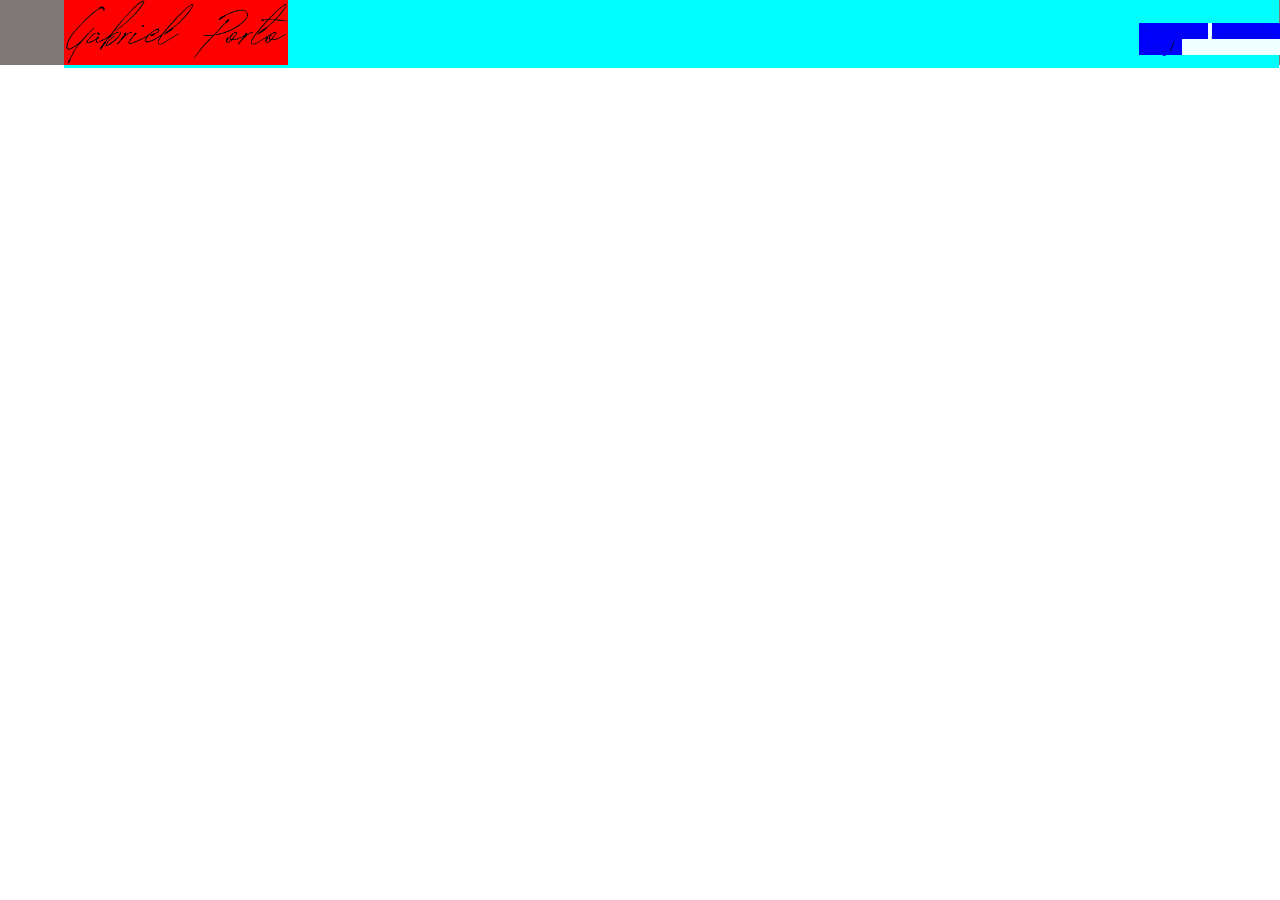
<file: index.html>
<!DOCTYPE html>    

<html>

    <!--head-->
    <head lang="pt-br">
        <meta charset="UTF-8">
        <title>Portifólio Gabriel Porto</title>
        <link rel="shortcut icon" href="./Imagens/Icone-página.ico" type="image/x-ico" />
        <link rel="stylesheet" href="./Css/reset.css"/>
        <link rel="stylesheet" href="./Css/Home.css">
    </head>

    <!--body-->
    <body>
        <!--header-->
        <header>
            <div class="Cabecalho">
                <img class="ImagemCabecalho" src="./Imagens/Asset 2.png" alt="">
                <ul class="ListaCabecalho">
                    <li><a href="1 - GourmetSelettra/IndexHome.html">Portifólio</a></li>
                    <li><a href="./2 - BB/Index.html">Currículo</a>  </li>
                    <li><a href="./3 - NLW-Copa-Rocketseat/index.html">Help</a>/<li>
                </ul>
            </div>
        </header>
        <!--Main-->
        <main>
            <h1>Conteúdo aleatório blablablablablablablablablablabla</h1>
            <p><a href="./1-GourmetSelettra/IndexHome.html">Gourmet Selettra</a></p>
        </main>
        <!--Footer-->
        <footer>

        </footer>
    </body>
</html>
</file>
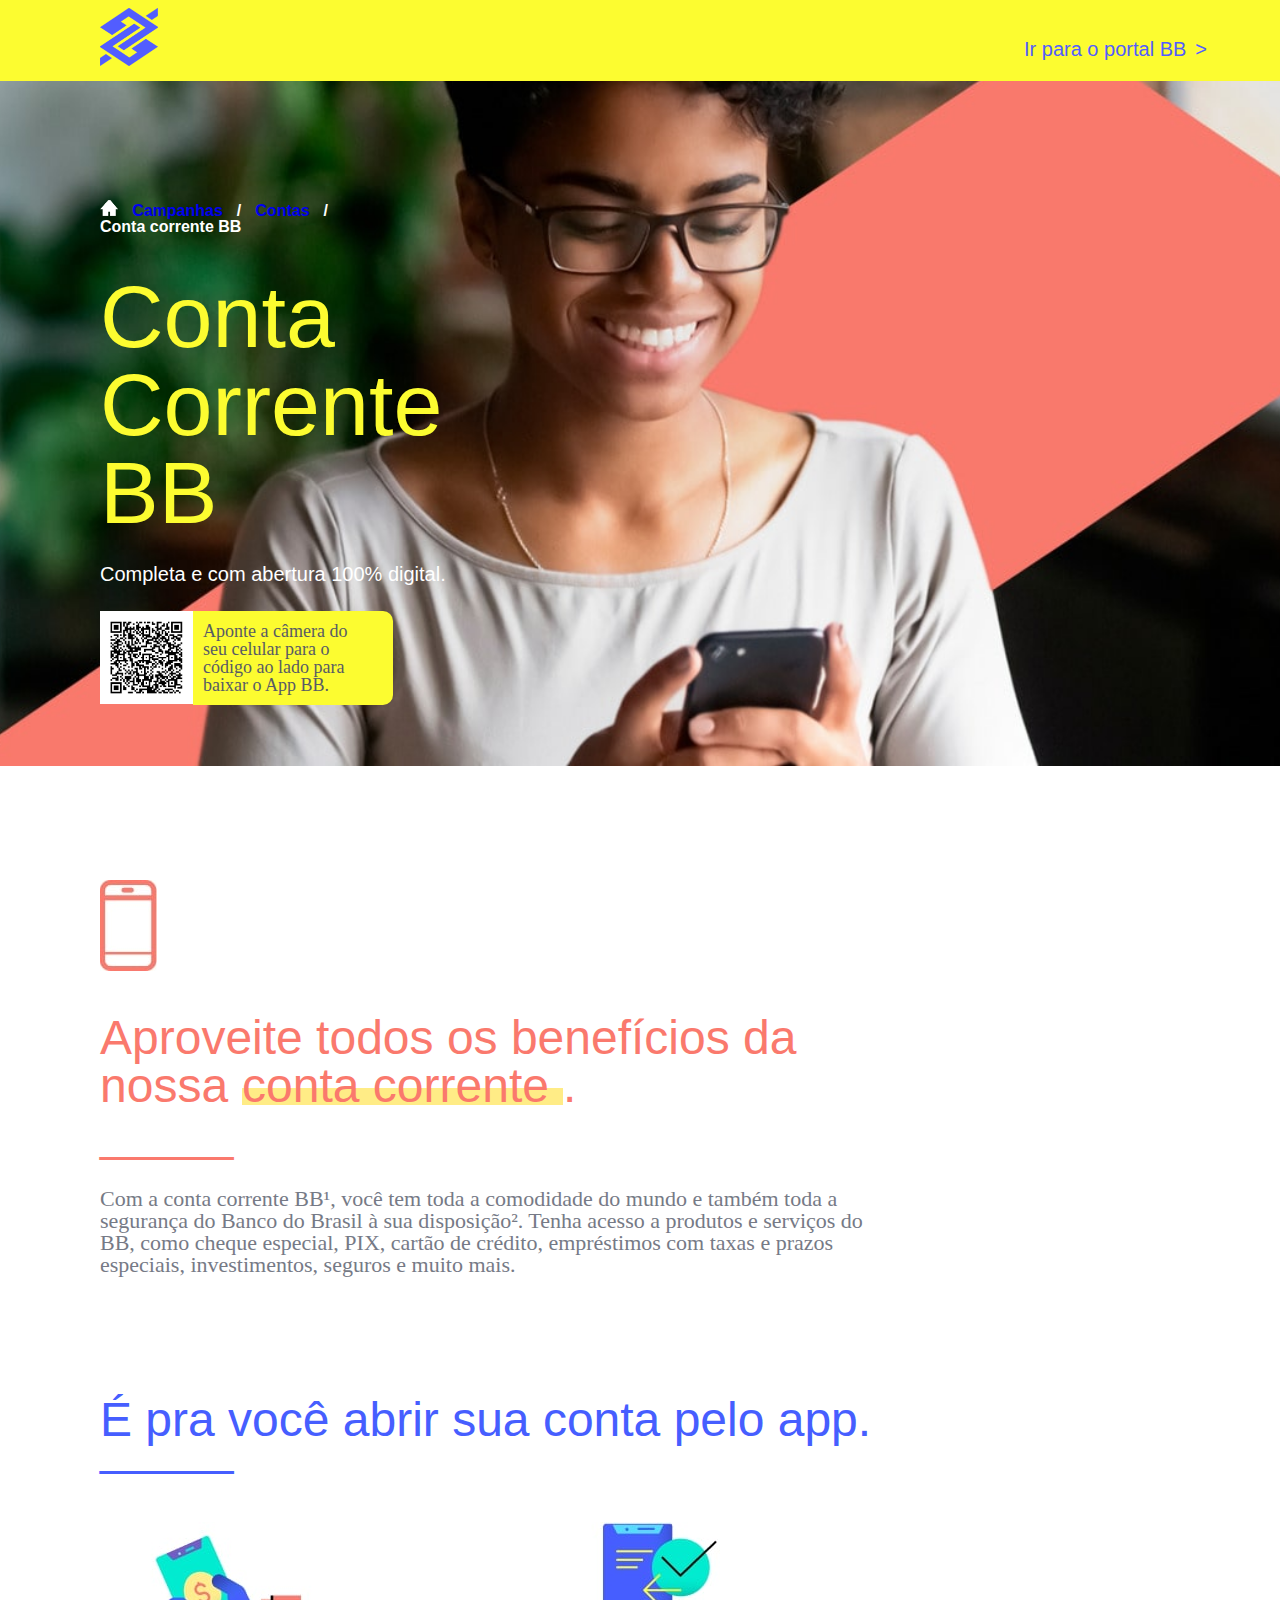
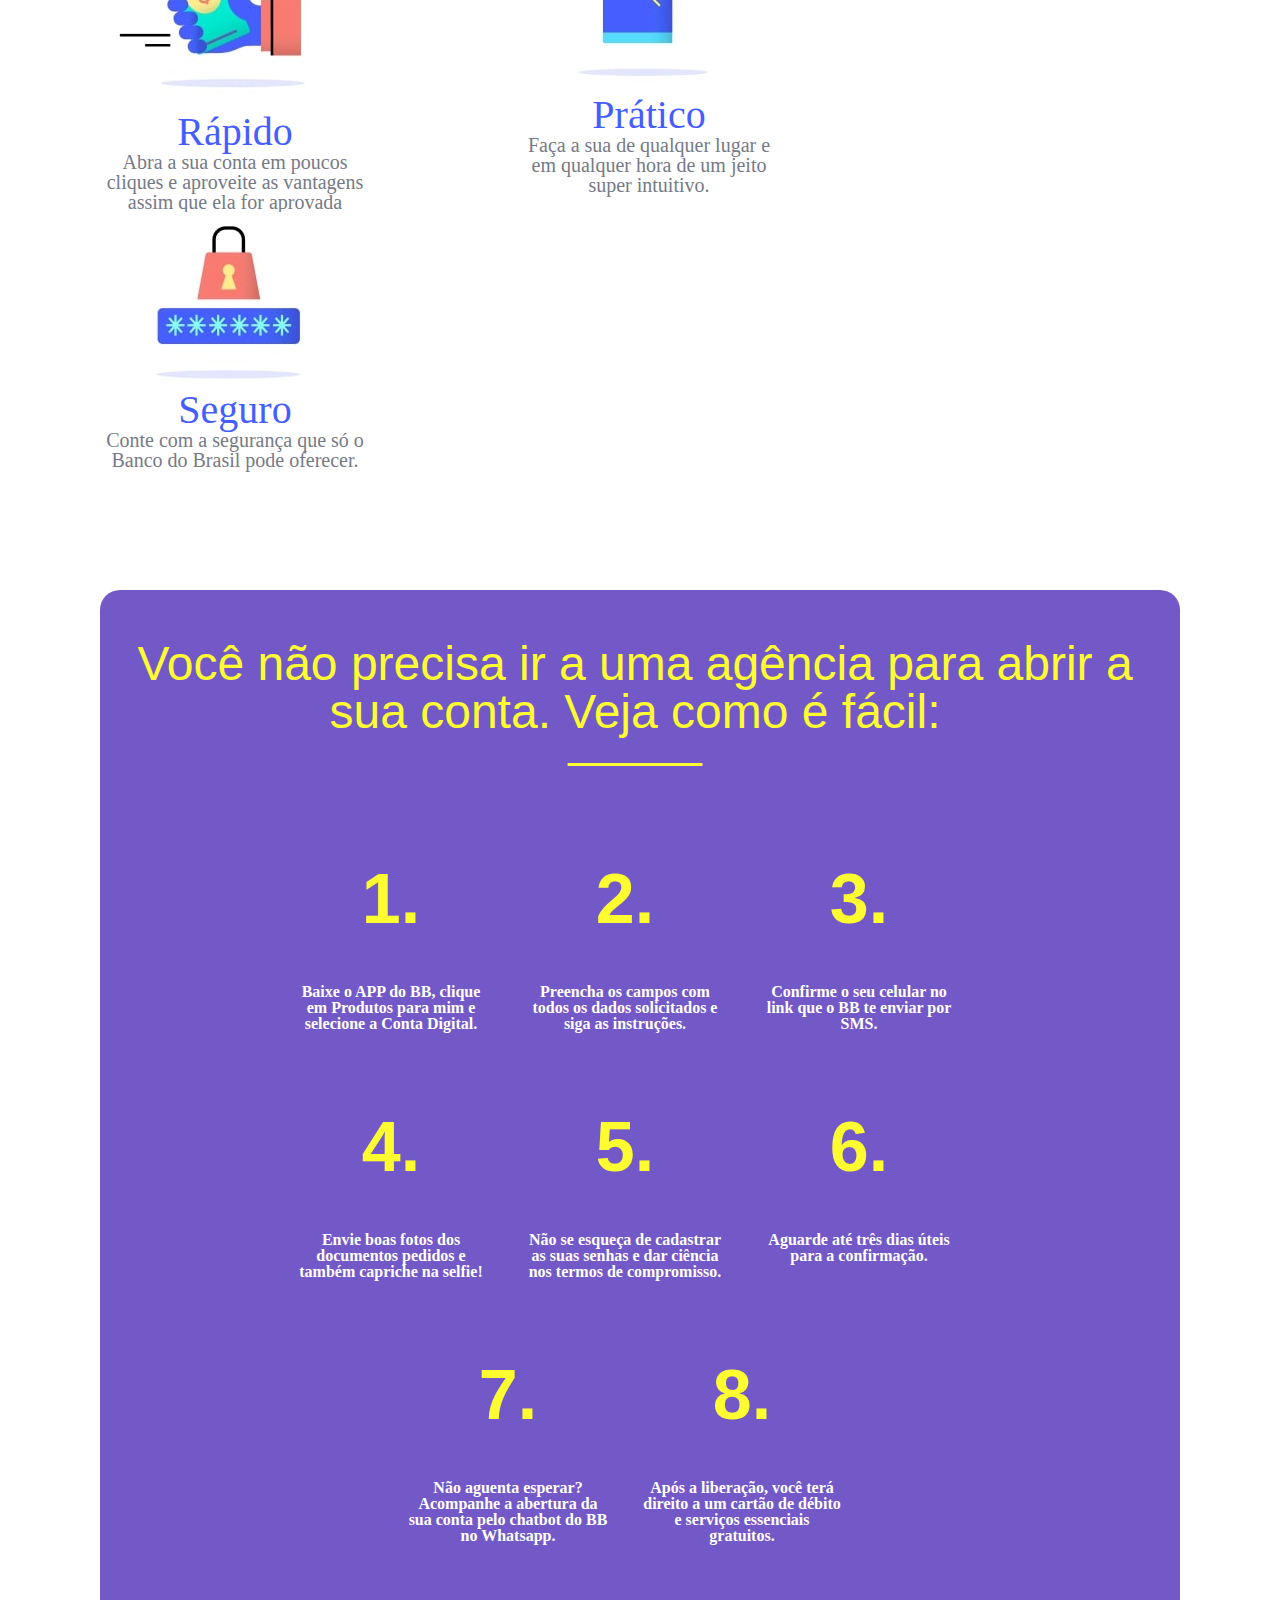
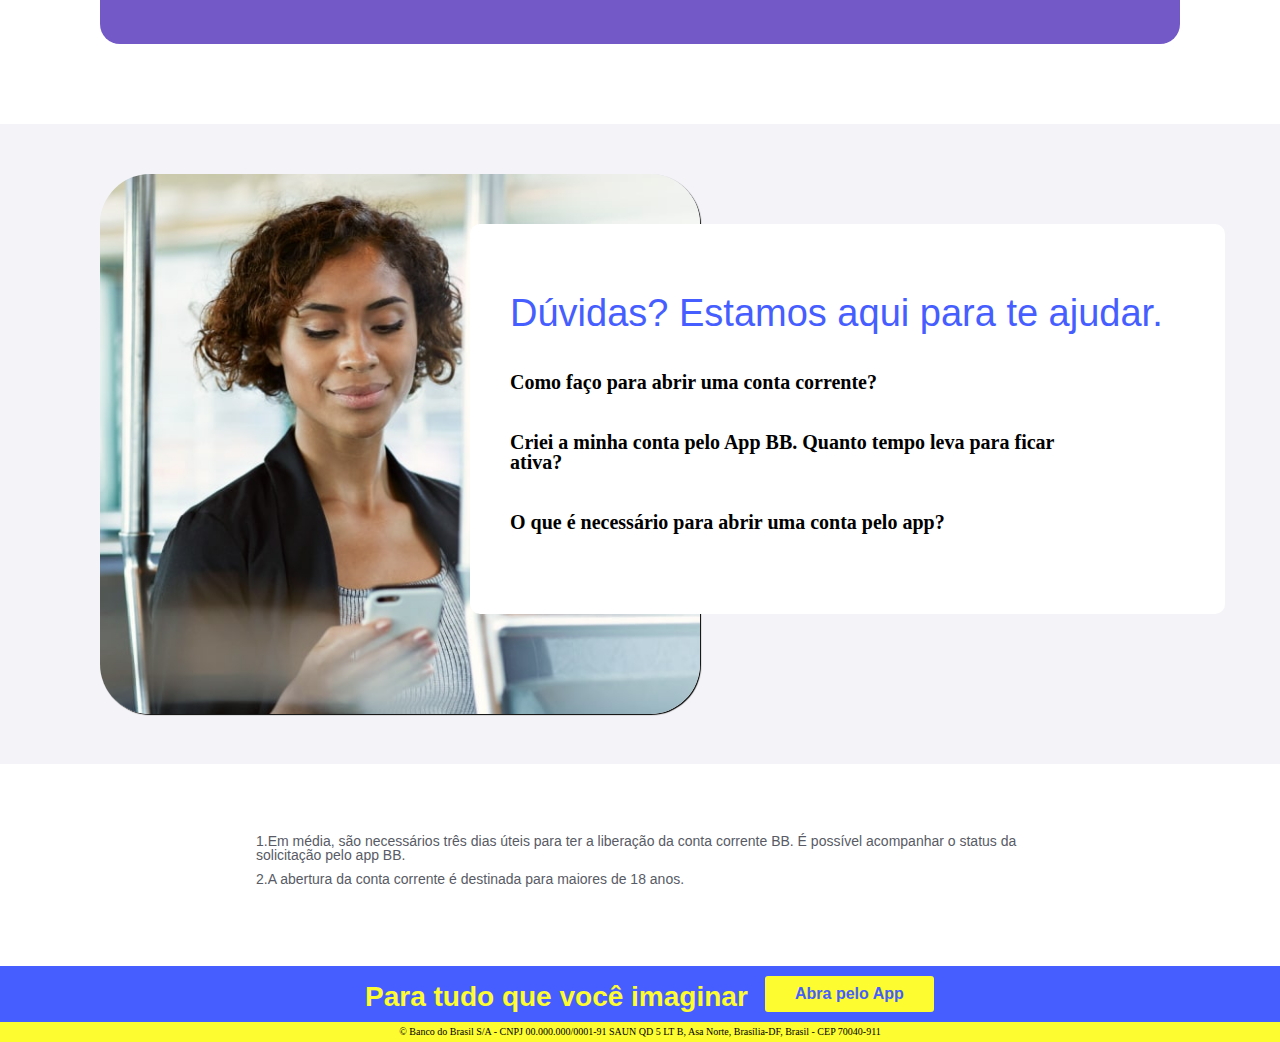
<file: 2 - BB/Index.html>
<!DOCTYPE html>    

<html>
    <head lang="pt-br">
        <meta charset="UTF-8">
        <link rel="shortcut icon" href="./img/Banco-do-brasil.ico" type="image/x-ico"/>
        <title>Conta corrente BB - Portal BB</title>
        <link rel="stylesheet" href="./Css/Reset.css"/>
        <link rel="stylesheet" href="./Css/Home.css"/>
    </head>

    <body>
        <header>
            <nav class="ImagemCabecalho">
                <h1><a href="https://www.bb.com.br/site"><img src="./img/Banco do brasil.png" alt="Logo Banco do Brasil" title="Logo do banco do brasil" class="LogoCabecalho"></a></h1>
            </nav>
            <ul><a href="https://www.bb.com.br/site" style="text-decoration:none;">
                <li>
                    Ir para o portal BB
                </li>
                <li class="ItemCabecalho">
                    >
                </li>
            </a>
            </Ul>
        </header>
        <main>
            <div class="part1">
                <div class="Banner"><!--Primeira parte-->
                    <!--Foto da mina la-->
                    <ul class="Lista1">
                        <li>
                            <img src="./img/IconeCasa-02.png" alt="Icone casa branca" class="IconeCasa"></li>
                        <li class="campanhas">
                            <a style="text-decoration:none;" href="https://www.bb.com.br/site" > 
                                Campanhas   
                            </a>
                        </li>
                        <li>/</li>
                        <li class="contas"><a style="text-decoration:none;" href="https://www.bb.com.br/site" >Contas</a></li>
                        <li>/</li>
                        <li>   Conta corrente BB</li>
                    </ul>
                    <div class="Conta">
                        <h1> Conta Corrente BB </h1>
                    </div>
                    <h2 class="Conta100Digital"> Completa e com abertura 100% digital. </h2>
                    <div>
                        <ul class="QRCODE">
                            <li class="QR"><img src="./img/QRcode-01.jpg    " alt="QR"></li>
                            <li class="Text">Aponte a câmera do seu celular para o código ao lado para baixar o App BB.</li>
                        </ul>
                    </div>
                </div> <!--Fim Primeira parte-->
            </div>
            <div class="part2"><!--Segunda Parte-->
                <!--Benefícios-->
                <ul>
                    <li><img src="./img/IconeCelular.jpg" alt="Ícone"></li>
                    <li>
                        <h1>Aproveite todos os benefícios da nossa</h1>
                        <div class="ContaCorrente" style="display: inline;">
                            <h1>conta corrente</h1>
                        </div>
                        <h1>.</h1>
                    </li>
                    <li><h1 class="linha1">_____</h1></li>
                </ul>
                <p style="margin-top: 30px;">Com a conta corrente BB¹, você tem toda a comodidade do mundo e também toda a segurança do Banco do Brasil à sua disposição². Tenha acesso a produtos e serviços do BB, como cheque especial, PIX, cartão de crédito, empréstimos com taxas e prazos especiais, investimentos, seguros e muito mais.</p>
            </div><!--Fim Segunda parte-->
            <div class="part3"><!--Terceira Parte-->
                <!--Abrir conta pelo App-->
                <h1>É pra você abrir sua conta pelo app.</h1>
                <h1 class="linha2">_____</h1>
                <ul>
                    <li>
                        <img class="MaoCelular" src="./img/IconeMaoCelular.jpg" alt="">
                        <h2>Rápido</h2>
                        <p>Abra a sua conta em poucos cliques e aproveite as vantagens assim que ela for aprovada</p>
                    </li>
                    <li>
                        <img class="table" src="./img/IconeTable.jpg" alt="">
                        <h2>Prático</h2>
                        <p>Faça a sua de qualquer lugar e em qualquer hora de um jeito super intuitivo.</p>
                    </li>
                    <li>
                        <img class="Cadeado" src="./img/Cadeado.jpg" alt="">
                        <h2>Seguro</h2> 
                        <p>Conte com a segurança que só o Banco do Brasil pode oferecer.</p>
                    </li>
                </ul>
            </div><!--Fim Terceira Parte-->
            <div class="part4"><!--Quarta Parte-->
                <!--Etapas-->
                <div class="Text1">
                    <h1>Você não precisa ir a uma agência para abrir a sua conta. Veja como é fácil:</h1>
                    <h1 class="linha3">_____</h1>
                </div>
                <ul>
                    <li><h2>1.</h2><p>Baixe o APP do BB, clique em Produtos para mim e selecione a Conta Digital.</p></li>
                    <li><h2>2.</h2><p>Preencha os campos com todos os dados solicitados e siga as instruções.</p></li>
                    <li><h2>3.</h2><p>Confirme o seu celular no link que o BB te enviar por SMS.</p></li>
                    <li><h2>4.</h2><p>Envie boas fotos dos documentos pedidos e também capriche na selfie!</p></li>
                    <li><h2>5.</h2><p>Não se esqueça de cadastrar as suas senhas e dar ciência nos termos de compromisso.</p></li>
                    <li><h2>6.</h2><p>Aguarde até três dias úteis para a confirmação.</p></li>
                    <li><h2>7.</h2><p>Não aguenta esperar? Acompanhe a abertura da sua conta pelo chatbot do BB no Whatsapp.</p></li>
                    <li><h2>8.</h2><p>Após a liberação, você terá direito a um cartão de débito e serviços essenciais gratuitos.</p></li>

                </ul>
            </div><!--Fim Quarta Parte-->
            <div class="part5"><!--Quinta Parte-->
                <div class="ImagemMulher"></div>
                <!--Dúvidas?-->
                <ul>
                    <li><h1>Dúvidas? Estamos aqui para te ajudar.</h1></li>
                    <li>
                        <h2>Como faço para abrir uma conta corrente?</h2>
                    </li>
                    <li>
                        <h2>Criei a minha conta pelo App BB. Quanto tempo leva para ficar ativa?</h2>
                    </li>
                    <li>
                        <h2>O que é necessário para abrir uma conta pelo app?</h2>
                    </li>
                </ul>
            </div><!--Fim Parte Cinco-->
            <div><!--Parte seis-->
                <!--Info final(letras miúdas)-->
                <ul class="part6">
                    <li>1.Em média, são necessários três dias úteis para ter a liberação da conta corrente BB. É possível acompanhar o status da solicitação pelo app BB.</li>
                    <li>2.A abertura da conta corrente é destinada para maiores de 18 anos.</li>
                </ul>
            
            </div><!--Fim parte seis-->

        </main>
        <footer>
            <div class="RodaPe1"> 
                <!--Abra pelo App-->
                <Ul>
                    <li><h1>Para tudo que você imaginar</h1></Li>
                    <li class="ButtonApp"><a href="https://www.bb.com.br/site/campanhas/contas/conta-corrente-bb/?gclid=CjwKCAjw79iaBhAJEiwAPYwoCKy9Z7fvidQS5xibbch_H7mj8mwdpLvKWNUXLsRovNYCvdA5xVPwBBoCuzoQAvD_BwE">
                        Abra pelo App</a>
                    </li>
                </Ul>
            </div>
            <div class="RodaPe2">
                <!--Endereço-->
                © Banco do Brasil S/A - CNPJ 00.000.000/0001-91 SAUN QD 5 LT B, Asa Norte, Brasília-DF, Brasil - CEP 70040-911
            </div>
        </footer>

    </body>


</html>
</file>
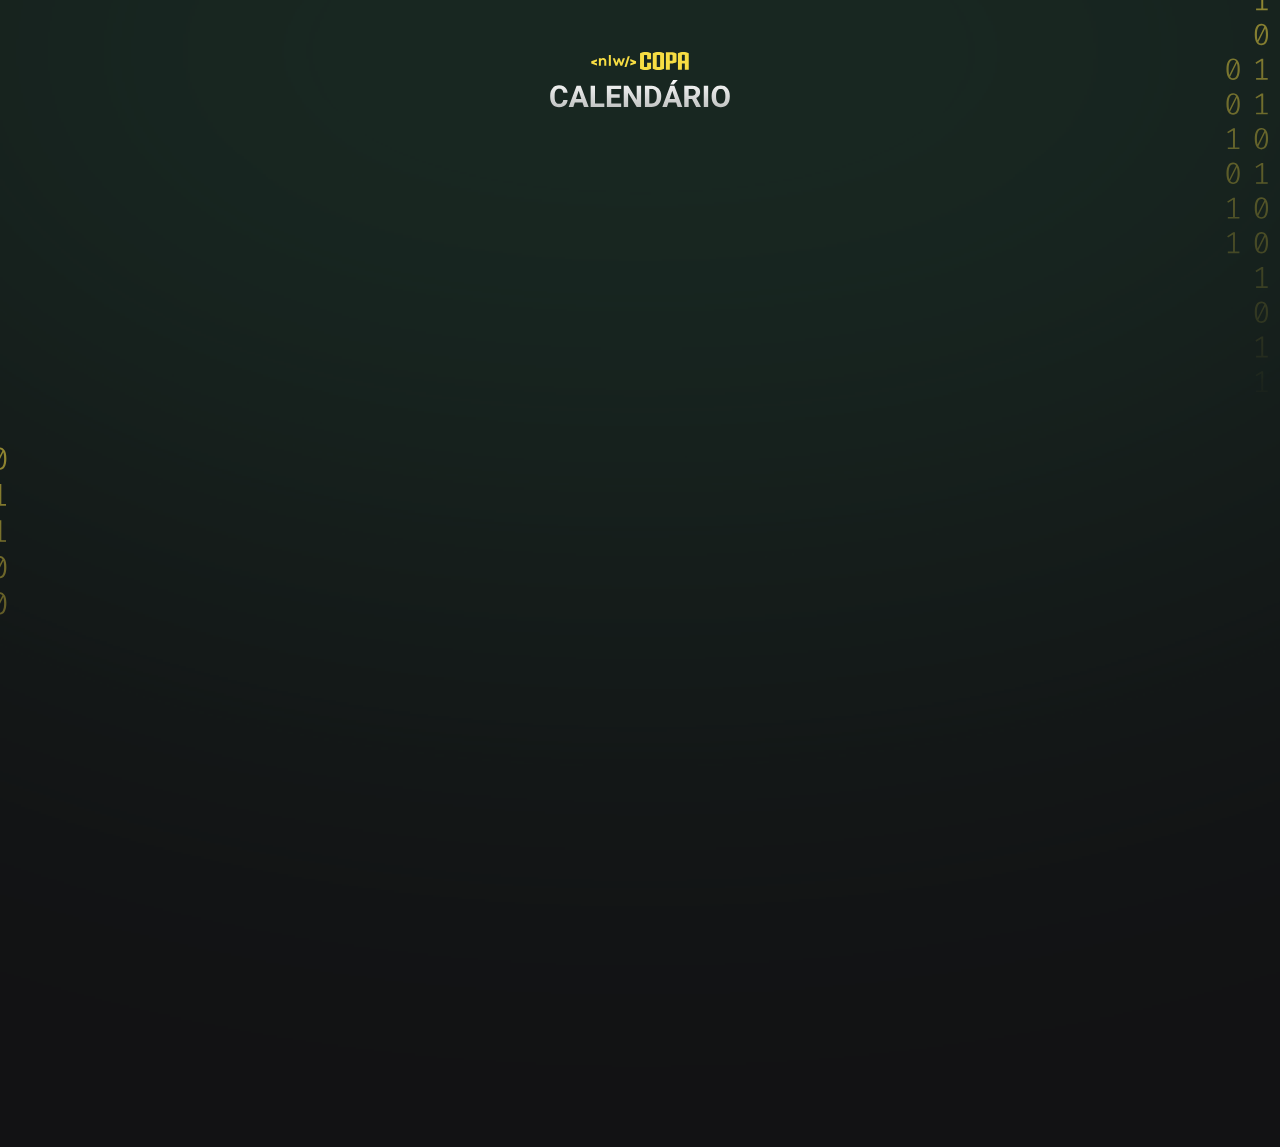
<file: 3 - NLW-Copa-Rocketseat/index.html>
<!DOCTYPE html>
<html lang="pt-br">
    <head>
        <meta charset="UTF-8">
        <meta http-equiv="X-UA-Compatible" content="IE=edge">
        <meta name="viewport" content="width=device-width, initial-scale=1.0">
        <title>Calendário NLW Copa</title>
        <link rel="stylesheet" href="./css/style.css"/>
        <link rel="preconnect" href="https://fonts.googleapis.com">
<link rel="preconnect" href="https://fonts.gstatic.com" crossorigin>
<link href="https://fonts.googleapis.com/css2?family=Roboto:wght@700;900&display=swap" rel="stylesheet">

    </head>
    <body class="green">
        <div id="app">
            <header>
                <img src="./assets/logo.svg" alt="Logo da NLW"/>
            </header>
            <main id="cards">
            </main>
        </div>
        <script src="./js/main.js"></script>
    </body>
</html>
</file>
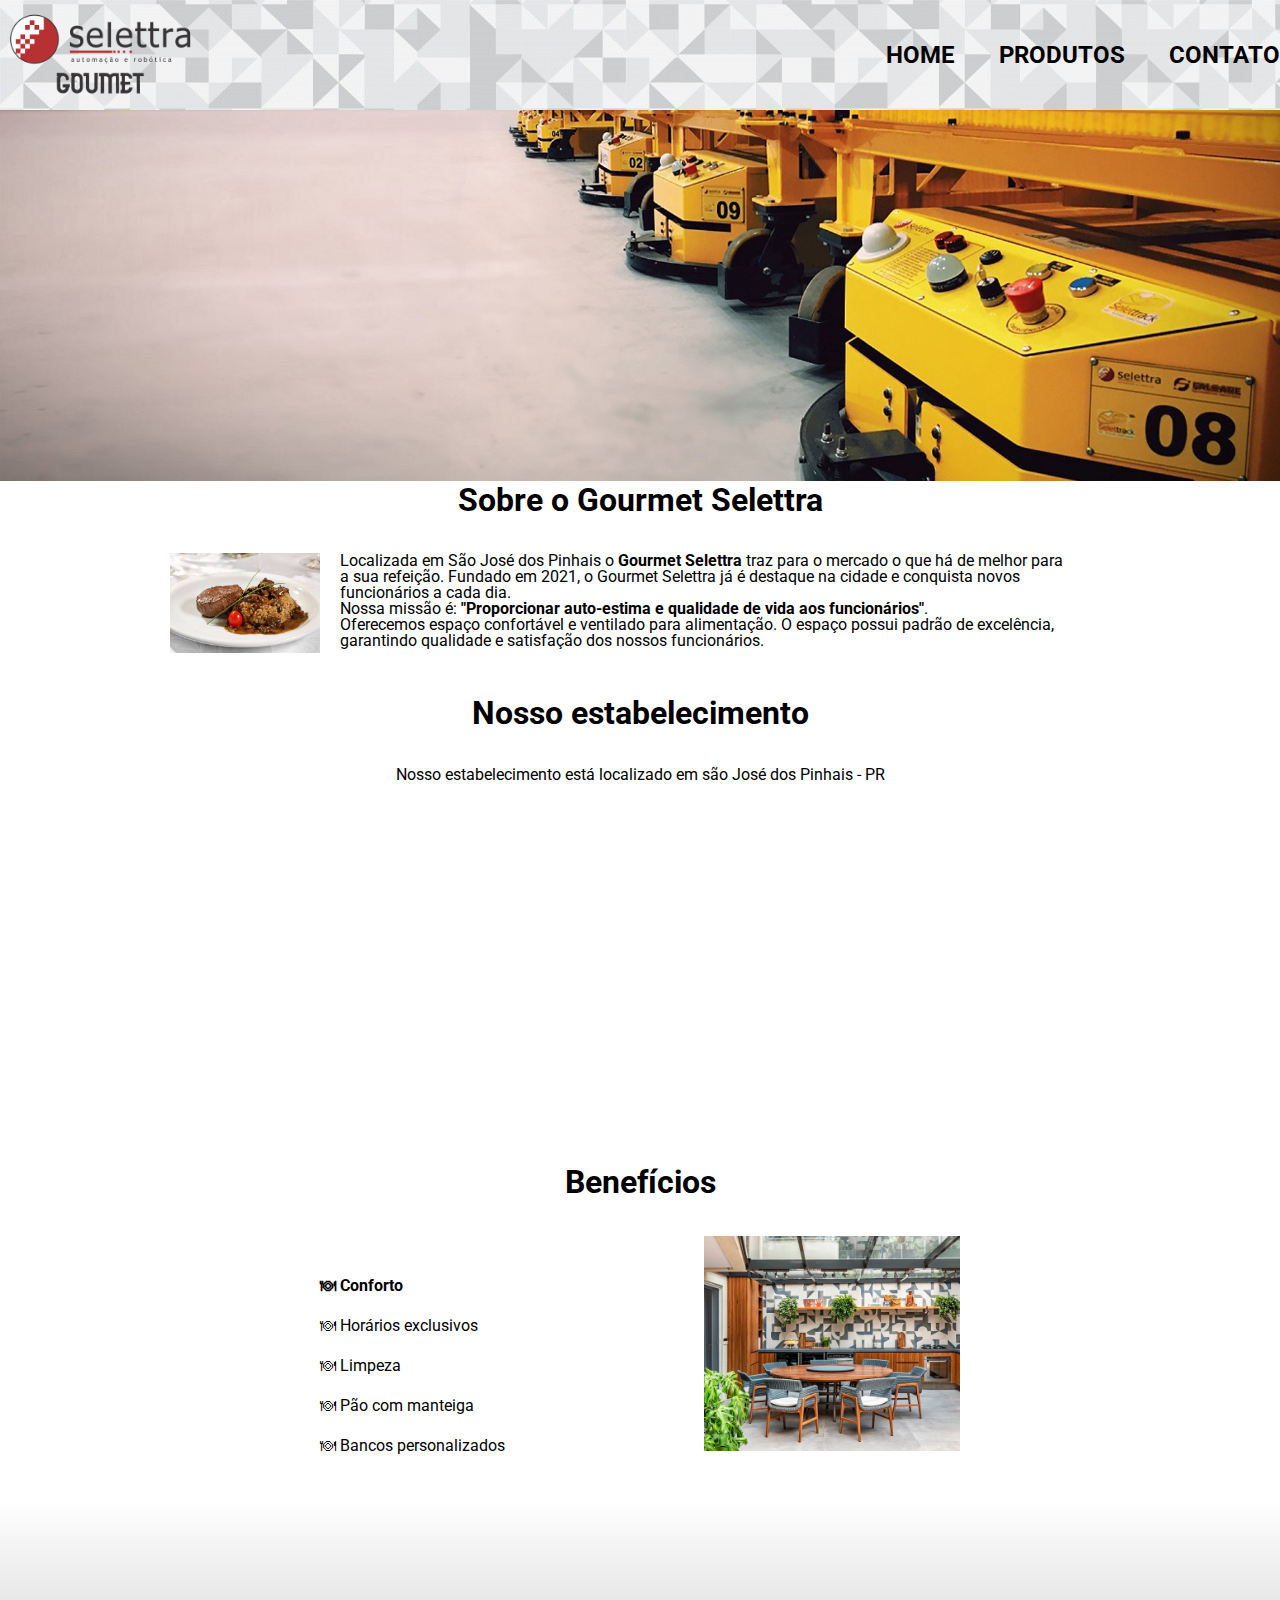
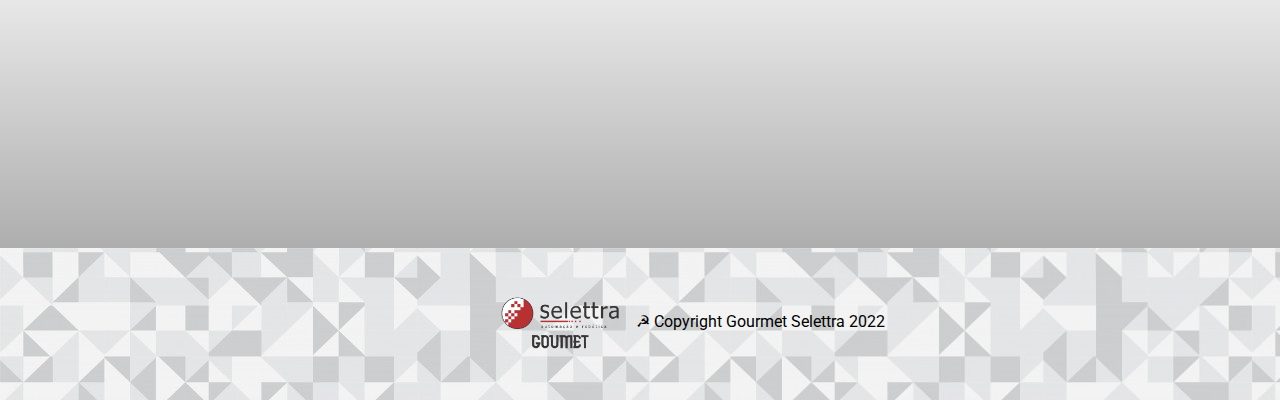
<file: 1 - GourmetSelettra/IndexHome.html>
<!DOCTYPE html>    

<html>

    <head lang="pt-br">
        <meta charset="UTF-8">
        <link rel="shortcut icon" href="./img/icone_Selettra.ico" type="image/x-ico" />
        <title>Espaço Gourmet</title>
        <link rel="stylesheet" href="./Css/reset.css"/>
        <link rel="stylesheet" href="./Css/Defaut.css">
        <!--<link rel="stylesheet" href="./Css/Style.css" /> -->
        <link rel="stylesheet" href="./Css/Home.css"/>
        <link rel="preconnect" href="https://fonts.googleapis.com">
        <link rel="preconnect" href="https://fonts.gstatic.com" crossorigin>
        <link href="https://fonts.googleapis.com/css2?family=Roboto:ital,wght@0,100;0,400;0,700;0,900;1,100;1,700&display=swap" rel="stylesheet">
    </head>

    <body>
        <header>
            <div class="caixa">
                <h1><img src="./img/logo_selettra.png" alt="Logo Selettra" title="Logo Selettra Gourmet" class="Imagem_cabecalho"></h1>
                <nav>
                    <ul class="Cabecalho_Lista">
                        <li><a href="IndexHome.html">Home</a></li>
                        <li><a href="./html/Produtos.html">Produtos</a></li>
                        <li><a href="./html/Contatos.html">Contato</a></li>
                    </ul>
                </nav>
            </div>
        </header>
        <main>
            <img class="banner" src="./img/banner.jpg" />
            <section class="sobre">
                <h1 class="titulo_principal">Sobre o Gourmet Selettra</h1>

                <img class="prato" src="./img/prato.jpg" alt="prato de comida fds">
        
                <p>Localizada em São José dos Pinhais o <strong>Gourmet Selettra</strong> traz para o mercado o que há de melhor para a sua refeição. Fundado em 2021, o Gourmet Selettra já é destaque na cidade e conquista novos funcionários a cada dia.</p>
                
                <p><em>Nossa missão é: <strong>"Proporcionar auto-estima e qualidade de vida aos funcionários"</strong>.</em></p>
                
                <p>Oferecemos espaço confortável e ventilado para alimentação. O espaço possui padrão de excelência, garantindo qualidade e satisfação dos nossos funcionários.</p>
            </section>
            <section class="mapa">
                <h2 class="titulo_principal">Nosso estabelecimento</h2>
                <p>Nosso estabelecimento está localizado em são José dos Pinhais - PR</p>
                <iframe src="https://www.google.com/maps/embed?pb=!1m18!1m12!1m3!1d14402.793836336275!2d-49.13030415773392!3d-25.515101284648914!2m3!1f0!2f0!3f0!3m2!1i1024!2i768!4f13.1!3m3!1m2!1s0x94dcf9e7d7656975%3A0x97ae9748902dcb9f!2zU2VsZXR0cmEgQXV0b21hw6fDo28!5e0!3m2!1spt-BR!2sbr!4v1660824794240!5m2!1spt-BR!2sbr" width="100%" height="300" style="border:0;" allowfullscreen="" loading="lazy" referrerpolicy="no-referrer-when-downgrade"></iframe>
            </section>
            <section class="beneficios">
                <div class="ConteudoBeneficios">
                    <h2 class="titulo_principal">Benefícios</h2>
                    <ul class="ListaBeneficios">
                        <li class="itens">Conforto</li>
                        <li class="itens">Horários exclusivos</li>
                        <li class="itens">Limpeza</li>
                        <li class="itens">Pão com manteiga</li>
                        <li class="itens">Bancos personalizados</li>
                    </ul><img class="imagem-beneficios" src="./img/beneficios.jpg" alt="imagem benefícios" />  
                </div>
                <div class="video">
                    <iframe width="560" height="315" src="https://www.youtube.com/embed/luFla2iL1jY" title="YouTube video player" frameborder="0" allow="accelerometer; autoplay; encrypted-media; picture-in-picture" allowfullscreen></iframe>
                </div>
                </section>


        </main>
        <footer>
            <div class="CaixaRodaPe">
                <img class="imagem-rodape" src="./img/Logo Selettra.png" alt="">
                <p class="copyright">&#9773; Copyright Gourmet Selettra 2022</p>
            </div>
        </footer>
    </body>
 


</html>
</file>
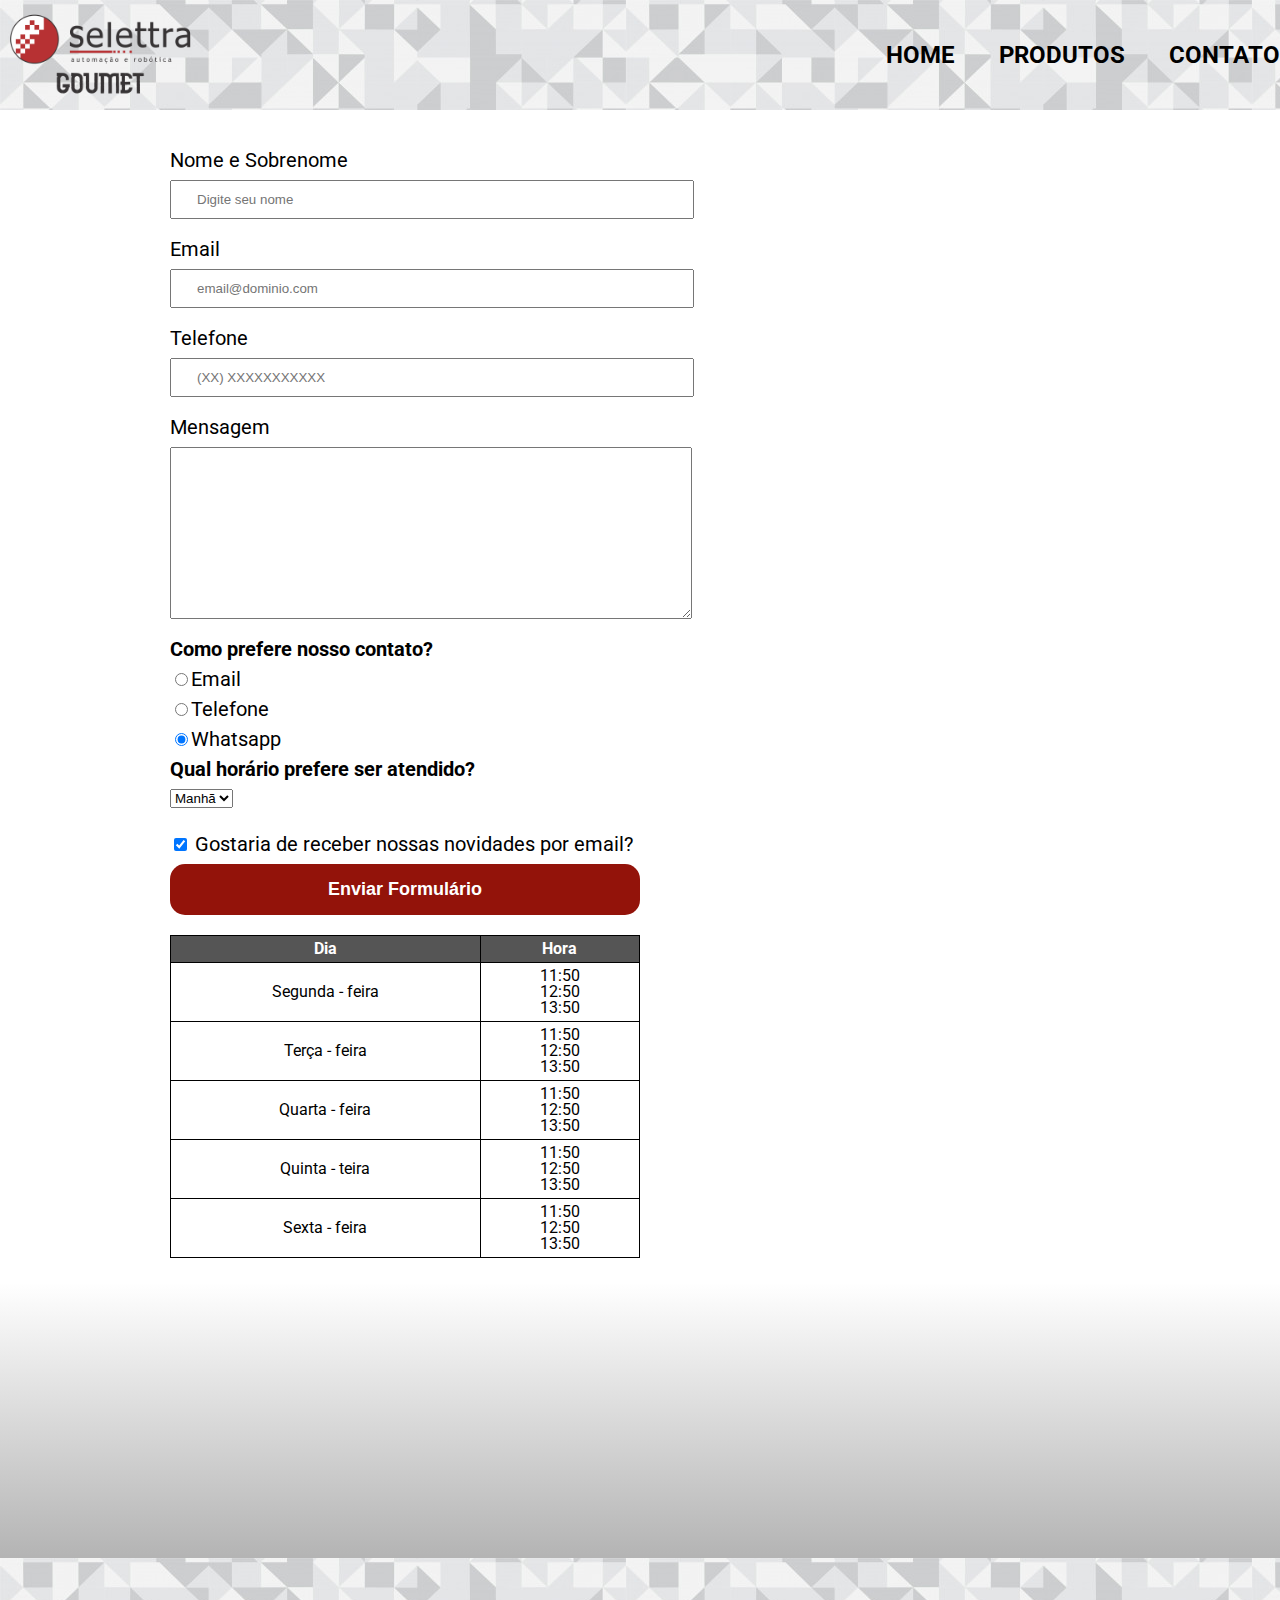
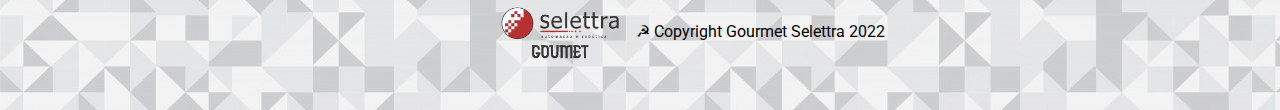
<file: 1 - GourmetSelettra/html/Contatos.html>
<!DOCTYPE html>
<html>

    <head lang="pt-br">
        <meta charset="UTF-8">
        <link rel="shortcut icon" href="../img/icone_Selettra.ico" type="image/x-ico" />
        <Title>Espaço Gourmet - Contatos</Title>
        <link rel="stylesheet" href="../Css/reset.css">
        <link rel="stylesheet" href="../Css/Contatos.css" />
        <link rel="stylesheet" href="../Css/Defaut.css" />
        <link rel="preconnect" href="https://fonts.googleapis.com">
        <link rel="preconnect" href="https://fonts.gstatic.com" crossorigin>
        <link href="https://fonts.googleapis.com/css2?family=Roboto:ital,wght@0,100;0,400;0,700;0,900;1,100;1,700&display=swap" rel="stylesheet">
    </head>

    <body>
        <!--header-->

        <header>
            <div class="caixa">
                <h1><img src="../img/logo_selettra.png" alt="Logo Selettra" title="Logo Selettra Gourmet" class="Imagem_cabecalho"></h1>
                <nav>
                    <ul class="Cabecalho_Lista">
                        <li><a href="../IndexHome.html">Home</a></li>
                        <li><a href="Produtos.html">Produtos</a></li>
                        <li><a href="Contatos.html">Contato</a></li>
                    </ul>
                </nav>
            </div>
        </header>

        <!--Main-->

        <main>
            <form>
                <label for="nome">Nome e Sobrenome</label>
                <input class="input-padrao" id="nome" type="text" placeholder="Digite seu nome" alt="insira o nome" required />

                <label for="email">Email</label>
                <input class="input-padrao" id="email" type="email" placeholder="email@dominio.com" alt="insira o email" required />

                <label for="telefone">Telefone</label>
                <input class="input-padrao" id="telefone" type="text" placeholder="(XX) XXXXXXXXXXX" alt="insira o telefone" required />

                <label for="mensagem">Mensagem</label>
                <textarea class="input-padrao" id="mensagem" cols="70" rows="10"></textarea>

                <fieldset>
                    <legend>Como prefere nosso contato?</legend>
                    <label for="radio-email"><input id="radio-email" name="contato" type="radio" />Email</label>
                    <label for="radio-telefone"><input id="radio-telefone" name="contato" type="radio" />Telefone</label>
                    <label for="radio-whatsapp"><input id="radio-whatsapp" name="contato" type="radio" checked />Whatsapp</label>
                </fieldset>

                <fieldset>
                    <legend>Qual horário prefere ser atendido?</legend>
                    <select>
                        <option>Manhã</option>
                        <option>tarde</option>
                        <option>Noite</option>
                    </select>
                </fieldset>

                <label><input class="checkbox" type="checkbox" checked /> Gostaria de receber nossas novidades por email?</label>

                <input class="enviar" type="submit" value="Enviar Formulário" />

                <table class="tabela" >
                    <thead>
                        <tr>
                            <th>Dia</th>
                            <th>Hora</th>
                        </tr>
                    </thead>
                    <tbody>
                        <tr>
                            <td>Segunda - feira</td>
                            <td>
                                <p>11:50</p>
                                <p>12:50</p>
                                <p>13:50</p>
                            </td>
                        </tr>
                        <tr>
                            <td>Terça - feira</td>
                            <td>
                                <p>11:50</p>
                                <p>12:50</p>
                                <p>13:50</p>
                            </td>
                        </tr>
                        <tr>
                            <td>Quarta - feira</td>
                            <td>
                                <p>11:50</p>
                                <p>12:50</p>
                                <p>13:50</p>
                            </td>
                        </tr>
                        <tr>
                            <td>Quinta - teira</td>
                            <td>
                                <p>11:50</p>
                                <p>12:50</p>
                                <p>13:50</p>
                            </td>
                        </tr>
                        <tr>
                            <td>Sexta - feira</td>
                            <td>
                                <p>11:50</p>
                                <p>12:50</p>
                                <p>13:50</p>
                            </td>
                        </tr>    
                    </tbody>    
                </table>
                
            </form>          
        </main>

        <!--Footer-->

        <footer>
            <div class="CaixaRodaPe">
                <img class="imagem-rodape" src="../img/Logo Selettra.png" alt="">
                <p class="copyright">&#9773; Copyright Gourmet Selettra 2022</p>
            </div class="CaixaRodaPe"> </footer>

    </body>

</html>
</file>
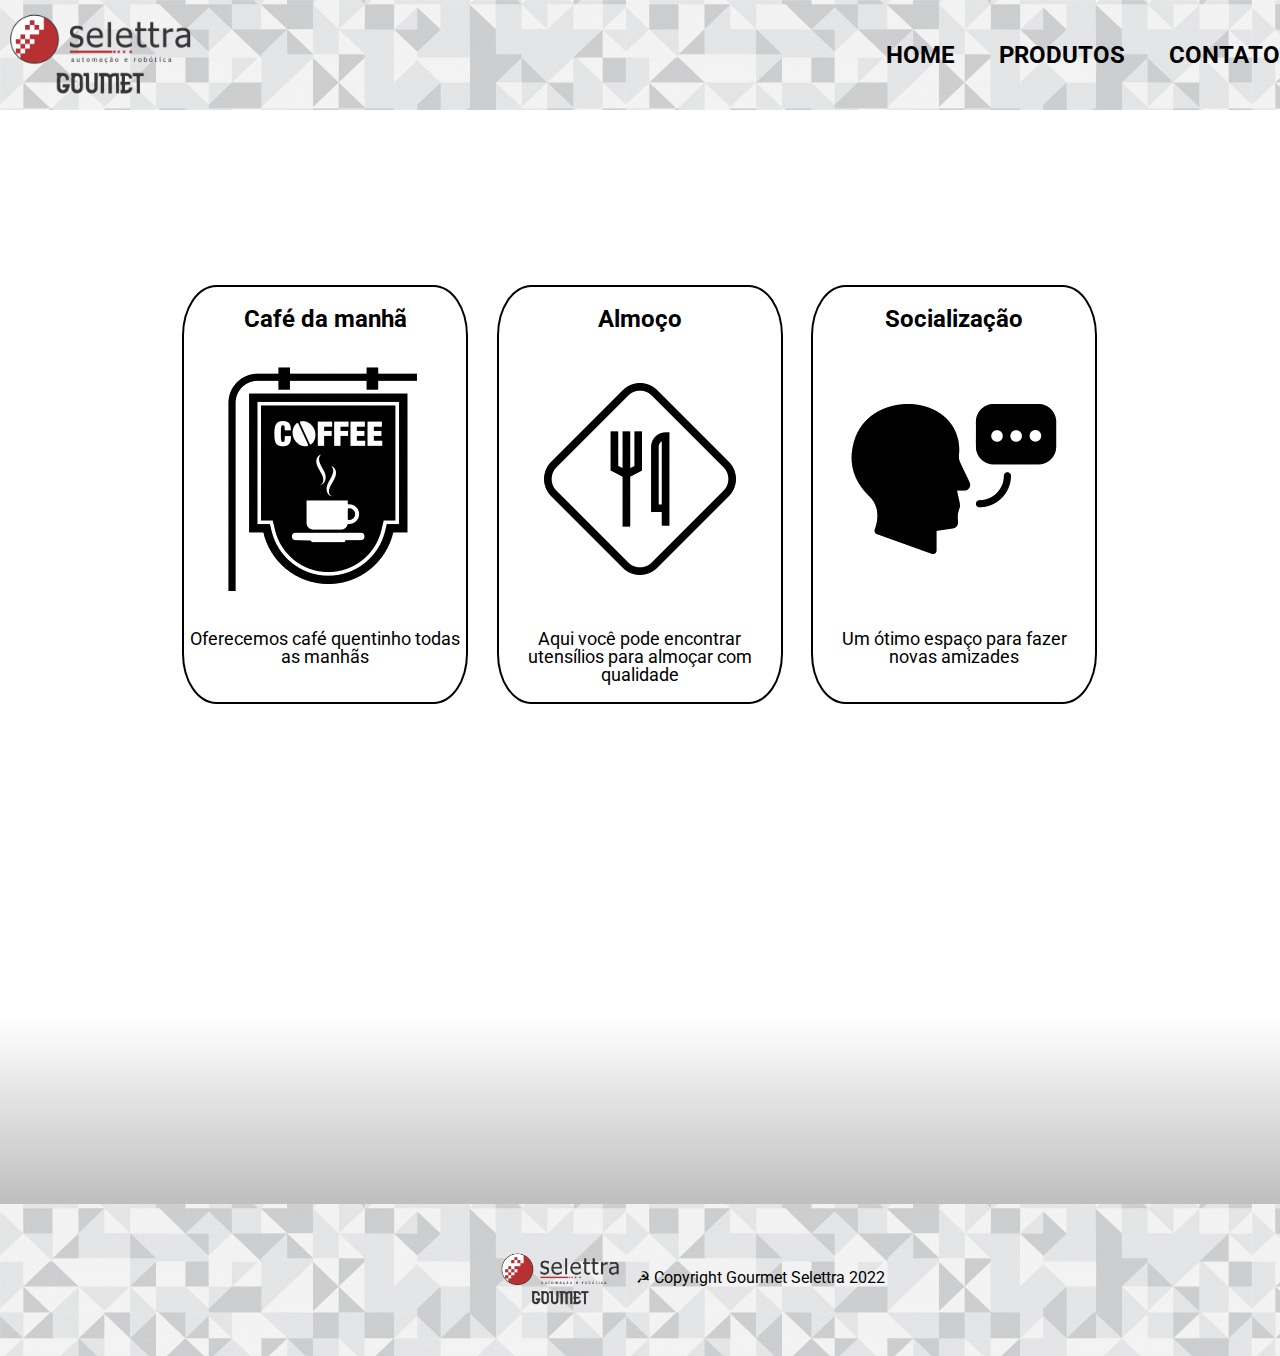
<file: 1 - GourmetSelettra/html/Produtos.html>
<!DOCTYPE html>
<html>

    <head lang="pt-br">
        <meta charset="UTF-8">
        <link rel="shortcut icon" href="../img/icone_Selettra.ico" type="image/x-ico" />
        <Title>Espaço Gourmet - Produtos</Title>
        <link rel="stylesheet" href="../Css/reset.css"/>
        <link rel="stylesheet" href="../Css/Produtos.css" />
        <link rel="stylesheet" href="../Css/Defaut.css" />
        <link rel="preconnect" href="https://fonts.googleapis.com">
        <link rel="preconnect" href="https://fonts.gstatic.com" crossorigin>
        <link href="https://fonts.googleapis.com/css2?family=Roboto:ital,wght@0,100;0,400;0,700;0,900;1,100;1,700&display=swap" rel="stylesheet">
        
    </head>

    <body>
        <!--header-->

        <header>
            <div class="caixa">
                <h1><img src="../img/logo_selettra.png" alt="Logo Selettra" title="Logo Selettra Gourmet" class="Imagem_cabecalho"></h1>
                <nav>
                    <ul class="Cabecalho_Lista">
                        <li><a href="../IndexHome.html">Home</a></li>
                        <li><a href="Produtos.html">Produtos</a></li>
                        <li><a href="Contatos.html">Contato</a></li>
                    </ul>
                </nav>
            </div>
        </header>

        <!--Main-->

        <main>
            <ul class="produtos">
                <li>
                    <h2>Café da manhã</h2>
                    <img src="../img/icone_cafe.png" alt="icone cafe">
                    <p>Oferecemos café quentinho todas as manhãs</p>
                </li>
                <li>
                    <h2>Almoço</h2>
                    <img src="../img/icone_refeicao.png" alt="icone refeição">
                    <p>Aqui você pode encontrar utensílios para almoçar com qualidade</p>
                </li>
                <li>
                    <h2>Socialização</h2>
                    <img src="../img/icone_conversa.png" alt="Icone conversa">
                    <p>Um ótimo espaço para fazer novas amizades</p>
                </li>
            </ul>
        </main>

        <!--Footer-->

        <footer>
            <div class="CaixaRodaPe">
                <img class="imagem-rodape" src="../img/Logo Selettra.png" alt="">
                <p class="copyright">&#9773; Copyright Gourmet Selettra 2022</p>
            </div class="CaixaRodaPe"></footer>
    </body>

</html>
</file>
<file: Css/Home.css>
header{
    position: absolute;
    width: 100%;
    height: 65px;
    background-color: rgb(126, 119, 119);
}
.Cabecalho{
    width: 94.9%;
    margin-left: 5%;
    background-color: aqua
}
.ImagemCabecalho{
    height: 65px;
    background-color: red;
    position: relative;
    display: inline-block;
}
.ListaCabecalho{
    width: 11%;
    position: absolute;
    top: 35%;
    right: 0%;
    background-color: azure;

}
.ListaCabecalho li{
    padding-right: 5%;
    right: 0%;
    display: inline-block;
    background-color: blue;
}
main{
    background-color: rgb(217, 217, 217);
}
</file>
<file: 2 - BB/Css/Home.css>
header{
    background-color: #fcfc30;
    height: 65px;
    width: 100%;
    padding: 8px 0;
    position: fixed;
}  
.LogoCabecalho{
    height: 58px;
    position: relative;
    margin: 0 0 0 100px;
    display: inline-block;
    
}
header ul{
    list-style: none;
    width: 210px;
    position: relative;
    margin-left: 80%;
    margin-top: -30px;
    align-items: center;
}
header ul:hover .ItemCabecalho{
    padding: 0 0 0 10px;
}
header ul li{
    display: inline-block;
    padding: 0 5px 0 0;
    transition: 0.3s;
    color: #525dff;
    font-size:20px;
    font-family: 'Roboto', sans-serif;
}
.part1 {
    background-image: url(../img/Banner1.jpg);
    background-position: 50% 0%;
    background-repeat: no-repeat;
    height: 700px;
    padding-top: 100px;
    background-size: 2360px;
    background-position-y: -50px;
}
.Banner{
    height: 570px;
    width: 30%;
    margin-left: 100px;
    margin-top: 100px;
}
.Lista1 li{
    display: inline-block;
    padding: 0 10px 0 0;
    color: white;
    font-size:16px;
    font-family: 'Roboto', sans-serif;
    font-weight: bold;
}
.campanhas:hover{
    text-decoration: underline;
}
.contas:hover{
    text-decoration: underline;
}
.IconeCasa{
    height: 16px;
}
.Lista1 li a:visited{
    color: white;
    text-decoration: none;
}
.Conta{
    margin-top: 10%;
}
.Conta h1{
    font-size: 550%;
    color: #fcfc30;
    font-family: 'Oswald', sans-serif;
}
.Conta100Digital{
    color: white;
    font-family: Arial, Helvetica, sans-serifs;
    font-size: 20px;
    padding: 7% 0;
}
.QRCODE {
    height: 80px;
    list-style: none;
    width: 300px;
}
.QRCODE li{
    display: inline;;
}
.QR img{
    height: 93px;
}
.Text {
    background-color: #fcfc30;
    position: absolute;
    width:170px;
    text-align:left;
    font-size: 18px;
    padding: 11px 20px 11px 10px;
    border-radius: 0 10px 10px 0;
    color: #585b65;
}
.part2{
    width: 800px;
    margin-left: 100px;
}
.part2 img{
    margin-bottom: 40px;
    margin-top: 80px;
}
.part2 h1{
    color: #fa796d;
    font-size: 48px;
    font-family:sans-serif;
    display: inline;
    margin-right: 10px;
}
.ContaCorrente{
    text-decoration-color: #FFEC86;
    background-color: #FFEC86;
}
.part2 p{
    color: #767a86;
    font-size: 22px;
}
.linha1{
    margin-top: -20px;
    margin-bottom: 20px;
}
.part3{
    margin-left: 100px;
    margin-top: 120px;
}
.part3 h1{
    color: #465eff;
    font-size: 48px;
    font-family:sans-serif;
    margin-right: 10px;
}
.linha2{
    margin-top: -20px;
    margin-bottom: 20px;
}
.part3 ul{
    margin-top: 50px;
}
.part3 li{
    display: inline-block;
    vertical-align: top;
    margin-right: 140px;
}
.MaoCelular{
    text-align: center;
    padding: 0px 7%;
}
.table{
    padding: 0 23%;
}
.Cadeado{
    padding: 0 20%;
}
.part3 h2{
    font-size: 40px;
    color: #465eff;
    width: 270px;
    text-align: center;
}
.part3 p{
    color: #767a86;
    font-size: 20px;
    width: 270px;
    text-align: center;
}
.part4{
    margin-left: 100px;
    margin-right: 100px;
    margin-top: 120px;
    background-color: #7358c8;
    border-radius: 20px;
    
    margin-bottom: 80px;
}
.Text1{
    padding-top:50px;
    padding-left: 30px;
    padding-right: 30px;
}
.part4 h1{

    color: #fcfc30;
    font-size: 48px;
    font-family:sans-serif;
    margin-right: 10px;
    text-align: center;
}
.linha3{
    margin-top: -20px;
    margin-bottom: 20px;
}
.part4 ul{
    text-align: center;
    padding-bottom: 100px;
    padding-left: 100px;
    padding-right: 100px;
}
.part4 li{
    display:inline-block ;
    padding: 0px 30px 0px 0 ;
    width: 200px;
    text-align: center;
    vertical-align: top;
    margin-top: 80px;
}
.part4 h2{
    color: #fcfc30;
    font-size: 70px;
    font-weight: bold;
    font-family: Arial, Helvetica, sans-serif;
}
.part4 p{
    margin-top: 50px;
    color: white;
    font-size: 16px;
    font-weight: bold;
}
.part5{
    background-color: #F4F4F8;
    padding: 50px 100px;
    height: 540px;
}
.ImagemMulher{
    background-image: url(../img/Mulher\ olhando\ o\ celular.jpg);
    background-repeat: no-repeat;
    height: 540px;
    width: 600px;
    background-size: 600px;
    border-radius: 50px 50px 50px 50px;
    box-shadow: 1px 1px 1px black;
}
.part5 ul{
    background-color: white;
    height: 250px;
    width: 675px;
    margin-top: -490px;
    margin-left: 370px;
    border-radius: 10px;
    padding: 70px 40px;
}
.part5 li{
    margin-bottom: 40px;
}
.part5 h1{
    color: #465eff;
    font-size: 38px;
    font-family:sans-serif;
    margin-right: 10px;
    text-align: left;
    margin-bottom: 30px;
}
.part5 h2{
    padding-right: 200px;
    font-size: 20px;
    display: inline;
    font-weight: bold;
}
.part6{
    width: 60%;
    padding-top: 70px;
    padding-left: 20%;
    padding-bottom: 70px;
    color: #585b65;
    font-family: Arial, Helvetica, sans-serif;
    font-size: 14px;
}
.part6 li{
    margin-bottom: 10px;
}
.RodaPe1{
    background-color:#465eff ;
    text-align: center; 
    padding-top: 20px;
    padding-bottom: 20px;
}
.RodaPe1 li{
    display: inline-block;
}
.RodaPe1 h1{
    color: #fcfc30;
    font-family: 'Roboto', sans-serif;
    font-size: 28px;
    font-weight: bold;
    position: absolute;
    margin-top: -16px;
    margin-left: -275px;
}
.ButtonApp{
    background-color: #fcfc30;
    color: #465eff;
    font-size: 16px;
    font-family: 'Roboto', sans-serif;
    padding: 10px 30px;
    border-radius: 3px;
    font-weight: bold;
    position: absolute;
    margin-top: -10px;
    margin-left: 125px;
    transition: 0.5s;
}
.ButtonApp:hover{
    filter: brightness(90%);
}
.ButtonApp a{
    color: #465eff;
    text-decoration: none;
}
.RodaPe2{
    background-color:#fcfc30 ;
    text-align: center;
    padding: 5px;
    font-size: 10px;
}
</file>
<file: 3 - NLW-Copa-Rocketseat/css/style.css>
* {
  margin: 0;
  padding: 0;
  box-sizing: border-box;
}

body {
  background: #121214;
  background-position-x: center;
  background-position-y: top;
  background-repeat: no-repeat;
  background-size: cover;
}

body * {
  font-family: "Roboto", sans-serif;
}

ul {
  list-style: none;
}

#app {
  width: fit-content;
  margin: auto;
  padding-top: 52px;
}

header {
  margin-bottom: 63px;
  text-align: center;
}

:root {
  --card--color-primary: #f7dd43;
  --card-title-border-color: #746615;
  --card-bg-color: #1d1c19;
  background-image: url(../assets/background-yellow.svg);
}

body.blue {
  --card--color-primary: #338af3;
  --card-title-border-color: #338af3;
  --card-bg-color: #202024;
  background-image: url(../assets/background-blue.svg);
}

body.green {
  --card--color-primary: #047c3f;
  --card-title-border-color: #047c3f;
  --card-bg-color: #1a1f1b;
  background-image: url(../assets/background-green.svg);
}

#cards {
  display: flex;
  flex-direction: column;
  gap: 32px;
}

.card {
  padding: 32px 23px;
  text-align: center;
  background: var(--card-bg-color);
  border-bottom: 2px solid var(--card--color-primary);
  border-radius: 6px;
}

.card h2 {
  display: flex;
  gap: 16px;
  justify-content: center;
  align-items: center;
  padding: 8px 16px;
  border: 1px solid var(--card-title-border-color);
  border-radius: 6px;
  width: fit-content;
  margin-inline: auto;
  margin-bottom: 53px;
  color: #f7dd43;
}

.card h2 span {
  color: #e1e1e6;
  font-size: 14px;
  text-transform: uppercase;
}

.card ul {
  display: flex;
  flex-direction: column;
  gap: 24px;

  width: 270px;
}

.card ul li {
  display: flex;
  align-items: center;
  justify-content: space-between;
}

.card ul li + li {
  padding-top: 24px;
  border-top: 1px solid #323238;
}

.card ul li strong {
  font-weight: 900;
  font-size: 36px;
  line-height: 125%;
  color: #e1e1e6;
}

.card ul li strong:hover,
.card ul li img:hover {
  transform: scale(1.1);
}

.card ul li strong,
.card ul li img {
  transition: transform 0.3s;
}

.card {
  opacity: 0;
  animation: appear 0.7s forwards;
}
@keyframes appear {
  0% {
    opacity: 0;
    transform: translateY(-50px);
  }
  100% {
    opacity: 1;
  }
}

@media (min-width: 700px) {
  #cards {
    max-width: 670px;
    flex-direction: row;
    flex-wrap: wrap;
  }
}
</file>
<file: 1 - GourmetSelettra/Css/Defaut.css>
header{
    background: url("../img/bg.jpg");
    font-family: Roboto;
}   
body{
    background: linear-gradient(white 75%,#8a8a8a); 
    font-family: Roboto;
}
.Imagem_cabecalho{
    width: 200px;
}
.caixa{
    width: 1300px;
    margin: 0 auto;
    position: relative;
}

.Cabecalho_Lista{
    list-style: none;
}
nav{
    position: absolute;
    top: 43px;
    right: 0;
}
nav li{
    display: inline;
    margin-left: 20px;
    margin-right: 20px;
}
nav a{
    text-transform: uppercase;
    color: black;
    text-decoration: none;
    font-weight: bold;
    font-size: 24px;
    font-family:Georgia, 'Times New Roman', Times, sans - serif
}
body{
    background-color: #c1cdc1;
}
.caixa a:hover{
    color: rgb(147,19,10);
    text-decoration: underline;
}
*::-webkit-scrollbar {
    width: 0px;
}
footer{    
    padding: 20px;    
    margin: auto auto;
    background: url("../img/bg.jpg");
    padding: 40px;
}
.CaixaRodaPe {
    width: 1300px;
    margin: 0 auto;
    position: relative;
}
.imagem-rodape{
    width: 10%;
    margin: 10;
    position: relative;
    left: 35%;
}
.copyright {    
    font-size: 16px;
    margin-top: 0px;
}
footer .copyright{
    position: absolute;
    bottom: 30px;
    right: 35%;
}
</file>
<file: 1 - GourmetSelettra/Css/Style.css>
.banner{
    width: 100% ;
}
h1{
    color: black;
    text-decoration: none;
    font-weight: bold;
    font-size: 24px;
}
h2{
    color: black;
    text-decoration: none;
    font-weight: bold;
    font-size: 22px;
    margin: 8px 8px;
}
aa{
    text-align: left;
}

b{
    font-size: 20px;
}

c{
    color: red;
}

.beneficios{
    display: inline-block;
    margin-right: 35%;
    vertical-align: top;
    list-style: circle;
}

.beneficiosimg{
    width: 35%;
}
</file>
<file: 1 - GourmetSelettra/Css/Home.css>
.banner{
    width: 100%;
}
.titulo_principal{
    text-align: center; 
    font-size: 2em;
    font-weight: bold;
    margin-bottom:  1cm;
}
.prato {
    width: 150px;
    float: left;
    margin: 0 20px 20px 0;
}

.sobre, .mapa, .beneficios{
    width: 940px;
    margin: 0 auto;
}
.sobre p{
    margin:1cm;
    margin: 0 40px;
}
.sobre strong{
    font-weight: bold;
}
.mapa{
    padding: 3em 0;
}
.mapa p{
    margin-bottom: 2em;
    text-align: center;
}
.mapa iframe{   
    box-shadow: none;
    transition: 0.5s
}
.mapa iframe:hover{
    box-shadow: 10px 10px 10px black;
}
.beneficios {
    clear: left;
}
.ConteudoBeneficios{
    width: 640px;
    margin: 0 auto;
}
.ListaBeneficios{
    display: inline-block;
    vertical-align: center;
    width: 60%;
}
.itens{
    line-height: 2.5;
}
.itens:first-child{
    font-weight: bold;
}
.itens::before{
    content:" 🍽 ";
}
.imagem-beneficios{
    width: 40%;
    box-shadow: none;
    transition: 0.5s box-shadow;
}
.imagem-beneficios:hover{
    box-shadow: 10px 10px 20px 0px black ;
}
.video{
    width: 560px;
    margin: 2em auto;
    opacity: 0.5;
    transition: 0.5s opacity;
}
.video:hover{

    opacity: 1;
}
</file>
<file: 1 - GourmetSelettra/Css/Contatos.css>
main{
    width: 940px;
    margin: 0 auto;
}

form{
    margin: 40px 0 300px 0;
}

form label, form legend{
    display:block; 
    font-size: 20px;
    margin-bottom: 10px
}

.input-padrao{
    display: block;
    margin-bottom: 20px;
    padding: 10px 25px;
    width: 50%;
}

form legend {
    font-weight: bold;
}

.checkbox{
    margin-top: 30px
}

.enviar {
    width: 50%;
    padding: 15px 0px;
    background-color: rgb(147, 19, 10);
    color: white;
    font-weight: bold;
    font-size: 18px;
    border:none;
    border-radius: 15px;
    transition: 0.5s background;
    transition: 0.5s transform;
    cursor: pointer;
}
.enviar:hover{
    background-color: rgb(74, 19, 10);
    transform: scale(105%);
}
.tabela {
    margin: 20px 0px 40px 0px;
    width: 50%;
    
}
.tabela thead {
    font-weight: bold;
    background: #555;
    color: white;
}
.tabela td, th{
    border: solid 1px black;
    padding: 5px 15px;
    vertical-align: middle;
    text-align: center;
}
</file>
<file: 1 - GourmetSelettra/Css/Produtos.css>
.produtos{

    list-style: none;
    width: 940px;
    padding: 50px 0;
    margin: 125px auto 450px auto;
}
.produtos li{
    display: inline-block;
    text-align: center;
    width: 30%;
    margin: 0 1.3%;
    vertical-align: top;
    height: 415px;
    border-color: black;
    border-width: 2px;
    border-style: solid;
    border-radius: 12%;
}
.produtos li p{
    margin: 0 3px 5px 3px;
}
.produtos li:hover{
    border-color:rgb(147,19,10);
}
.produtos h2{
    font-weight: bold;
    font-size: 24px;
    padding: 20px 30px;
}
.produtos li:hover h2{
    color: rgb(147,19,10);
    font-size:28px;
    text-decoration: underline;
}
.produtos p{
    font-size: 18px;
    padding: 20px 0 ;
}
</file>
